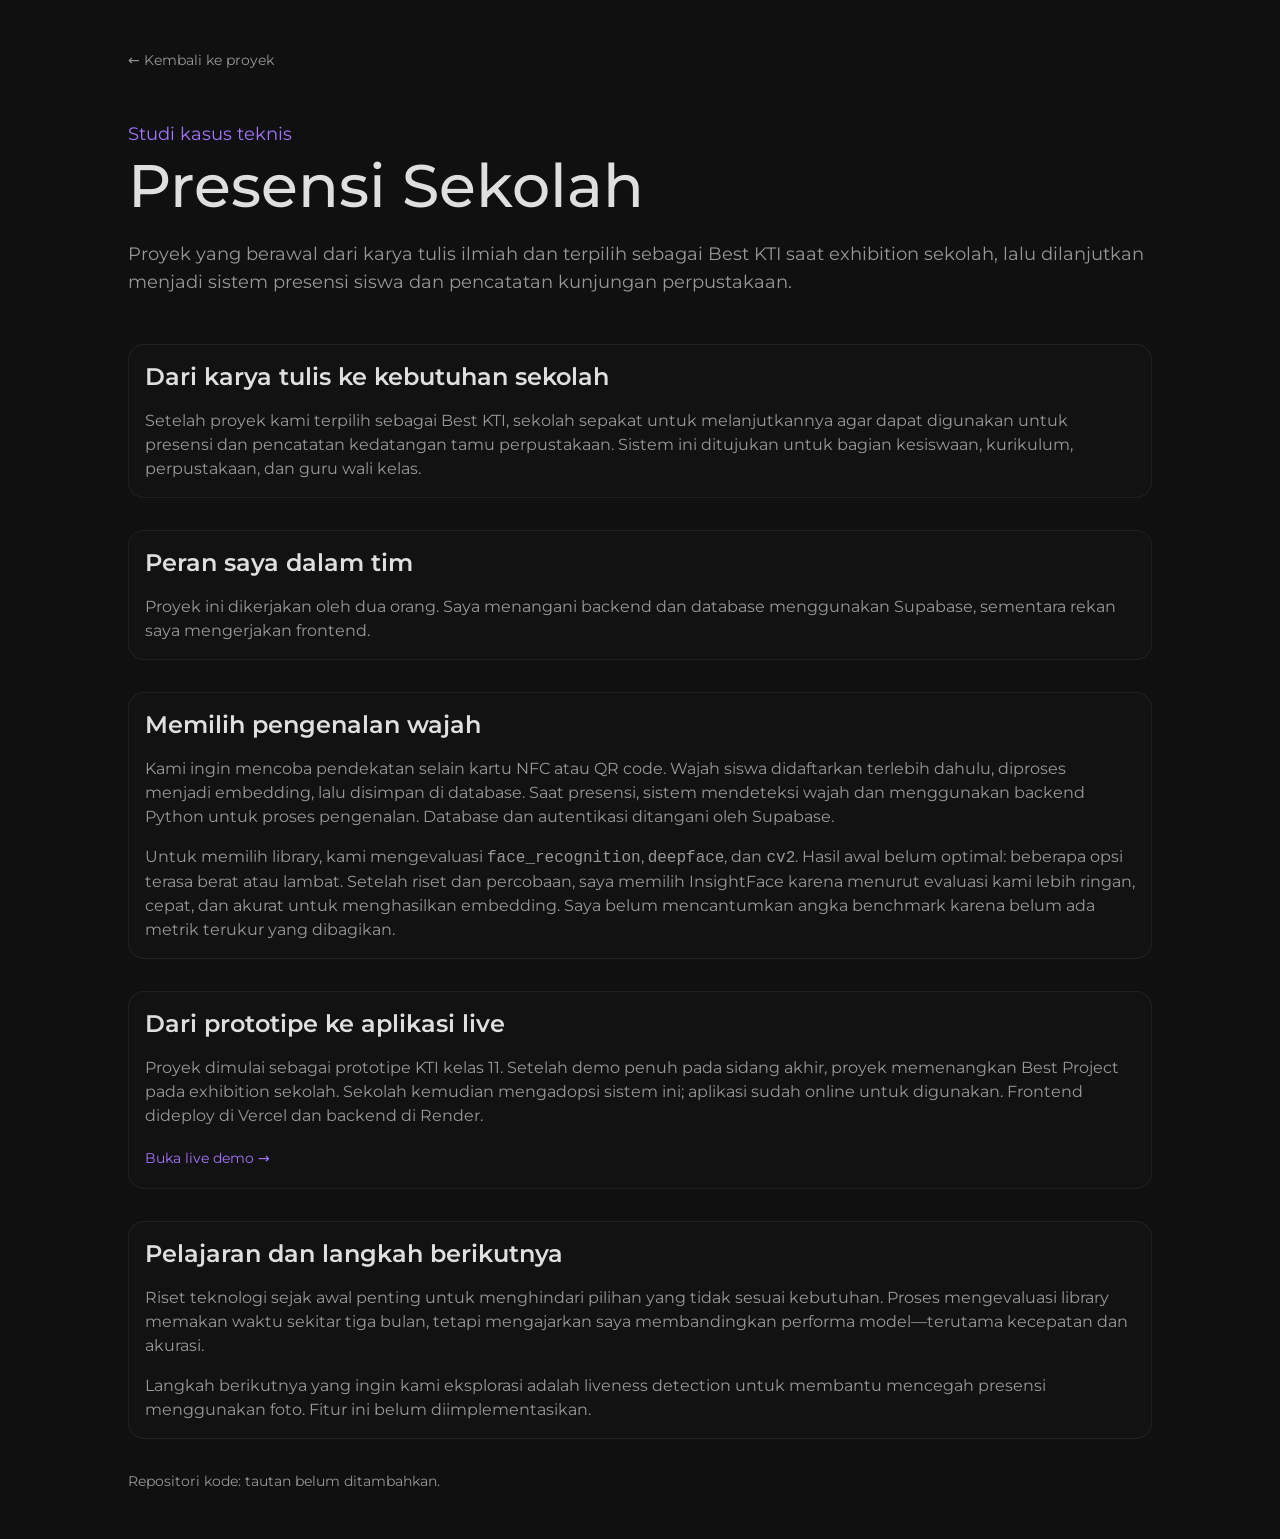
<file: presensi.html>
<!doctype html>
<html lang="id">
<head>
  <meta charset="UTF-8" />
  <meta name="viewport" content="width=device-width, initial-scale=1.0" />
  <title>Studi Kasus Presensi Sekolah | Fathir Saqafy</title>
  <meta name="description" content="Cerita teknis proyek presensi sekolah yang berawal dari karya tulis ilmiah." />
  <link rel="stylesheet" href="css/style.css" />
</head>

<body class="bg-[--background] sm:px-28 lg:px-20 px-9">
  <main class="max-w-5xl mx-auto py-12 text-[var(--white)]">
    <a href="index.html#projects" class="text-sm text-[var(--white-icon)] hover:text-[var(--white)]">← Kembali ke proyek</a>

    <header class="py-12">
      <p class="text-lg text-[var(--sec)] mb-2">Studi kasus teknis</p>
      <h1 class="text-5xl md:text-6xl font-medium mb-6">Presensi Sekolah</h1>
      <p class="text-lg text-[var(--white-icon)]">
        Proyek yang berawal dari karya tulis ilmiah dan terpilih sebagai Best KTI saat exhibition sekolah,
        lalu dilanjutkan menjadi sistem presensi siswa dan pencatatan kunjungan perpustakaan.
      </p>
    </header>

    <article class="space-y-8">
      <section class="rounded-2xl border border-[var(--white-icon-tr)] bg-[#1414149c] p-4">
        <h2 class="text-2xl font-semibold mb-4">Dari karya tulis ke kebutuhan sekolah</h2>
        <p class="text-[var(--white-icon)]">
          Setelah proyek kami terpilih sebagai Best KTI, sekolah sepakat untuk melanjutkannya agar dapat
          digunakan untuk presensi dan pencatatan kedatangan tamu perpustakaan. Sistem ini ditujukan untuk
          bagian kesiswaan, kurikulum, perpustakaan, dan guru wali kelas.
        </p>
      </section>

      <section class="rounded-2xl border border-[var(--white-icon-tr)] bg-[#1414149c] p-4">
        <h2 class="text-2xl font-semibold mb-4">Peran saya dalam tim</h2>
        <p class="text-[var(--white-icon)]">
          Proyek ini dikerjakan oleh dua orang. Saya menangani backend dan database menggunakan Supabase,
          sementara rekan saya mengerjakan frontend.
        </p>
      </section>

      <section class="rounded-2xl border border-[var(--white-icon-tr)] bg-[#1414149c] p-4">
        <h2 class="text-2xl font-semibold mb-4">Memilih pengenalan wajah</h2>
        <p class="text-[var(--white-icon)] mb-4">
          Kami ingin mencoba pendekatan selain kartu NFC atau QR code. Wajah siswa didaftarkan terlebih dahulu,
          diproses menjadi embedding, lalu disimpan di database. Saat presensi, sistem mendeteksi wajah dan
          menggunakan backend Python untuk proses pengenalan. Database dan autentikasi ditangani oleh Supabase.
        </p>
        <p class="text-[var(--white-icon)]">
          Untuk memilih library, kami mengevaluasi <code>face_recognition</code>, <code>deepface</code>, dan
          <code>cv2</code>. Hasil awal belum optimal: beberapa opsi terasa berat atau lambat. Setelah riset dan
          percobaan, saya memilih InsightFace karena menurut evaluasi kami lebih ringan, cepat, dan akurat untuk
          menghasilkan embedding. Saya belum mencantumkan angka benchmark karena belum ada metrik terukur yang
          dibagikan.
        </p>
      </section>

      <section class="rounded-2xl border border-[var(--white-icon-tr)] bg-[#1414149c] p-4">
        <h2 class="text-2xl font-semibold mb-4">Dari prototipe ke aplikasi live</h2>
        <p class="text-[var(--white-icon)]">
          Proyek dimulai sebagai prototipe KTI kelas 11. Setelah demo penuh pada sidang akhir, proyek memenangkan
          Best Project pada exhibition sekolah. Sekolah kemudian mengadopsi sistem ini; aplikasi sudah online
          untuk digunakan. Frontend dideploy di Vercel dan backend di Render.
        </p>
        <a href="https://presensi-sma.vercel.app/" target="_blank" rel="noopener noreferrer"
          class="block py-1 mt-4 text-sm text-[var(--sec)]">Buka live demo →</a>
      </section>

      <section class="rounded-2xl border border-[var(--white-icon-tr)] bg-[#1414149c] p-4">
        <h2 class="text-2xl font-semibold mb-4">Pelajaran dan langkah berikutnya</h2>
        <p class="text-[var(--white-icon)] mb-4">
          Riset teknologi sejak awal penting untuk menghindari pilihan yang tidak sesuai kebutuhan. Proses
          mengevaluasi library memakan waktu sekitar tiga bulan, tetapi mengajarkan saya membandingkan performa
          model—terutama kecepatan dan akurasi.
        </p>
        <p class="text-[var(--white-icon)]">
          Langkah berikutnya yang ingin kami eksplorasi adalah liveness detection untuk membantu mencegah
          presensi menggunakan foto. Fitur ini belum diimplementasikan.
        </p>
      </section>

      <p class="text-sm text-[var(--white-icon)]">
        Repositori kode: tautan belum ditambahkan.
      </p>
    </article>
  </main>
</body>
</html>
</file>
<file: css/style.css>
*,:before,:after,::backdrop{--tw-border-spacing-x:0;--tw-border-spacing-y:0;--tw-translate-x:0;--tw-translate-y:0;--tw-rotate:0;--tw-skew-x:0;--tw-skew-y:0;--tw-scale-x:1;--tw-scale-y:1;--tw-pan-x: ;--tw-pan-y: ;--tw-pinch-zoom: ;--tw-scroll-snap-strictness:proximity;--tw-gradient-from-position: ;--tw-gradient-via-position: ;--tw-gradient-to-position: ;--tw-ordinal: ;--tw-slashed-zero: ;--tw-numeric-figure: ;--tw-numeric-spacing: ;--tw-numeric-fraction: ;--tw-ring-inset: ;--tw-ring-offset-width:0px;--tw-ring-offset-color:#fff;--tw-ring-color:#3b82f680;--tw-ring-offset-shadow:0 0 #0000;--tw-ring-shadow:0 0 #0000;--tw-shadow:0 0 #0000;--tw-shadow-colored:0 0 #0000;--tw-blur: ;--tw-brightness: ;--tw-contrast: ;--tw-grayscale: ;--tw-hue-rotate: ;--tw-invert: ;--tw-saturate: ;--tw-sepia: ;--tw-drop-shadow: ;--tw-backdrop-blur: ;--tw-backdrop-brightness: ;--tw-backdrop-contrast: ;--tw-backdrop-grayscale: ;--tw-backdrop-hue-rotate: ;--tw-backdrop-invert: ;--tw-backdrop-opacity: ;--tw-backdrop-saturate: ;--tw-backdrop-sepia: ;--tw-contain-size: ;--tw-contain-layout: ;--tw-contain-paint: ;--tw-contain-style: }*,:before,:after{box-sizing:border-box;border:0 solid #e5e7eb}:before,:after{--tw-content:""}html,:host{-webkit-text-size-adjust:100%;-moz-tab-size:4;-o-tab-size:4;tab-size:4;font-feature-settings:normal;font-variation-settings:normal;-webkit-tap-highlight-color:transparent;font-family:ui-sans-serif,system-ui,sans-serif,Apple Color Emoji,Segoe UI Emoji,Segoe UI Symbol,Noto Color Emoji;line-height:1.5}body{line-height:inherit;margin:0}hr{height:0;color:inherit;border-top-width:1px}abbr:where([title]){text-decoration:underline dotted}h1,h2,h3,h4,h5,h6{font-size:inherit;font-weight:inherit}a{color:inherit;text-decoration:inherit}b,strong{font-weight:bolder}code,kbd,samp,pre{font-feature-settings:normal;font-variation-settings:normal;font-family:ui-monospace,SFMono-Regular,Menlo,Monaco,Consolas,Liberation Mono,Courier New,monospace;font-size:1em}small{font-size:80%}sub,sup{vertical-align:baseline;font-size:75%;line-height:0;position:relative}sub{bottom:-.25em}sup{top:-.5em}table{text-indent:0;border-color:inherit;border-collapse:collapse}button,input,optgroup,select,textarea{font-feature-settings:inherit;font-variation-settings:inherit;font-family:inherit;font-size:100%;font-weight:inherit;line-height:inherit;letter-spacing:inherit;color:inherit;margin:0;padding:0}button,select{text-transform:none}button,input:where([type=button]),input:where([type=reset]),input:where([type=submit]){-webkit-appearance:button;background-color:#0000;background-image:none}:-moz-focusring{outline:auto}:-moz-ui-invalid{box-shadow:none}progress{vertical-align:baseline}::-webkit-inner-spin-button,::-webkit-outer-spin-button{height:auto}[type=search]{-webkit-appearance:textfield;outline-offset:-2px}::-webkit-search-decoration{-webkit-appearance:none}::-webkit-file-upload-button{-webkit-appearance:button;font:inherit}summary{display:list-item}blockquote,dl,dd,h1,h2,h3,h4,h5,h6,hr,figure,p,pre{margin:0}fieldset{margin:0;padding:0}legend{padding:0}ol,ul,menu{margin:0;padding:0;list-style:none}dialog{padding:0}textarea{resize:vertical}input::-moz-placeholder,textarea::-moz-placeholder{opacity:1;color:#9ca3af}input::placeholder,textarea::placeholder{opacity:1;color:#9ca3af}button,[role=button]{cursor:pointer}:disabled{cursor:default}img,svg,video,canvas,audio,iframe,embed,object{vertical-align:middle;display:block}img,video{max-width:100%;height:auto}[hidden]:where(:not([hidden=until-found])){display:none}.container{width:100%}@media (width>=640px){.container{max-width:640px}}@media (width>=768px){.container{max-width:768px}}@media (width>=1024px){.container{max-width:1024px}}@media (width>=1280px){.container{max-width:1280px}}@media (width>=1536px){.container{max-width:1536px}}.pointer-events-none{pointer-events:none}.fixed{position:fixed}.absolute{position:absolute}.relative{position:relative}.inset-y-0{top:0;bottom:0}.-left-6{left:-1.5rem}.bottom-0{bottom:0}.left-0{left:0}.left-1\/2{left:50%}.right-0{right:0}.top-0{top:0}.top-1\/2{top:50%}.z-20{z-index:20}.z-\[100\]{z-index:100}.mx-auto{margin-left:auto;margin-right:auto}.mb-2{margin-bottom:.5rem}.mb-4{margin-bottom:1rem}.mb-6{margin-bottom:1.5rem}.mb-8{margin-bottom:2rem}.ml-auto{margin-left:auto}.mt-12{margin-top:3rem}.mt-4{margin-top:1rem}.mt-9{margin-top:2.25rem}.block{display:block}.flex{display:flex}.grid{display:grid}.hidden{display:none}.size-14{width:3.5rem;height:3.5rem}.size-6{width:1.5rem;height:1.5rem}.size-7{width:1.75rem;height:1.75rem}.size-8{width:2rem;height:2rem}.size-\[290px\]{width:290px;height:290px}.h-10{height:2.5rem}.h-2{height:.5rem}.h-40{height:10rem}.h-48{height:12rem}.h-5{height:1.25rem}.h-6{height:1.5rem}.h-7{height:1.75rem}.h-full{height:100%}.max-h-0{max-height:0}.max-h-\[500px\]{max-height:500px}.w-2{width:.5rem}.w-32{width:8rem}.w-40{width:10rem}.w-5{width:1.25rem}.w-6{width:1.5rem}.w-\[80\%\]{width:80%}.w-auto{width:auto}.w-full{width:100%}.w-max{width:max-content}.min-w-0{min-width:0}.max-w-5xl{max-width:64rem}.max-w-\[200px\]{max-width:200px}.max-w-xs{max-width:20rem}.flex-1{flex:1}.flex-shrink-0{flex-shrink:0}.flex-grow{flex-grow:1}.-translate-x-1\/2{--tw-translate-x:-50%;transform:translate(var(--tw-translate-x), var(--tw-translate-y)) rotate(var(--tw-rotate)) skewX(var(--tw-skew-x)) skewY(var(--tw-skew-y)) scaleX(var(--tw-scale-x)) scaleY(var(--tw-scale-y))}.-translate-y-1\/2{--tw-translate-y:-50%;transform:translate(var(--tw-translate-x), var(--tw-translate-y)) rotate(var(--tw-rotate)) skewX(var(--tw-skew-x)) skewY(var(--tw-skew-y)) scaleX(var(--tw-scale-x)) scaleY(var(--tw-scale-y))}.rotate-180{--tw-rotate:180deg;transform:translate(var(--tw-translate-x), var(--tw-translate-y)) rotate(var(--tw-rotate)) skewX(var(--tw-skew-x)) skewY(var(--tw-skew-y)) scaleX(var(--tw-scale-x)) scaleY(var(--tw-scale-y))}.scale-0{--tw-scale-x:0;--tw-scale-y:0;transform:translate(var(--tw-translate-x), var(--tw-translate-y)) rotate(var(--tw-rotate)) skewX(var(--tw-skew-x)) skewY(var(--tw-skew-y)) scaleX(var(--tw-scale-x)) scaleY(var(--tw-scale-y))}.scale-110{--tw-scale-x:1.1;--tw-scale-y:1.1;transform:translate(var(--tw-translate-x), var(--tw-translate-y)) rotate(var(--tw-rotate)) skewX(var(--tw-skew-x)) skewY(var(--tw-skew-y)) scaleX(var(--tw-scale-x)) scaleY(var(--tw-scale-y))}.transform{transform:translate(var(--tw-translate-x), var(--tw-translate-y)) rotate(var(--tw-rotate)) skewX(var(--tw-skew-x)) skewY(var(--tw-skew-y)) scaleX(var(--tw-scale-x)) scaleY(var(--tw-scale-y))}@keyframes heart-pulse{0%{transform:scale(1)}25%{transform:scale(1.1)}50%{transform:scale(1)}75%{transform:scale(1.06)}to{transform:scale(1)}}.animate-heart-pulse{animation:.6s ease-in-out heart-pulse}.cursor-default{cursor:default}.cursor-pointer{cursor:pointer}.resize-none{resize:none}.resize{resize:both}.grid-cols-1{grid-template-columns:repeat(1,minmax(0,1fr))}.flex-col{flex-direction:column}.items-center{align-items:center}.justify-start{justify-content:flex-start}.justify-center{justify-content:center}.justify-between{justify-content:space-between}.gap-1{gap:.25rem}.gap-2{gap:.5rem}.gap-3{gap:.75rem}.gap-4{gap:1rem}.gap-6{gap:1.5rem}.gap-8{gap:2rem}.gap-9{gap:2.25rem}.space-x-3>:not([hidden])~:not([hidden]){--tw-space-x-reverse:0;margin-right:calc(.75rem * var(--tw-space-x-reverse));margin-left:calc(.75rem * calc(1 - var(--tw-space-x-reverse)))}.space-x-6>:not([hidden])~:not([hidden]){--tw-space-x-reverse:0;margin-right:calc(1.5rem * var(--tw-space-x-reverse));margin-left:calc(1.5rem * calc(1 - var(--tw-space-x-reverse)))}.space-y-2>:not([hidden])~:not([hidden]){--tw-space-y-reverse:0;margin-top:calc(.5rem * calc(1 - var(--tw-space-y-reverse)));margin-bottom:calc(.5rem * var(--tw-space-y-reverse))}.space-y-4>:not([hidden])~:not([hidden]){--tw-space-y-reverse:0;margin-top:calc(1rem * calc(1 - var(--tw-space-y-reverse)));margin-bottom:calc(1rem * var(--tw-space-y-reverse))}.space-y-6>:not([hidden])~:not([hidden]){--tw-space-y-reverse:0;margin-top:calc(1.5rem * calc(1 - var(--tw-space-y-reverse)));margin-bottom:calc(1.5rem * var(--tw-space-y-reverse))}.space-y-8>:not([hidden])~:not([hidden]){--tw-space-y-reverse:0;margin-top:calc(2rem * calc(1 - var(--tw-space-y-reverse)));margin-bottom:calc(2rem * var(--tw-space-y-reverse))}.overflow-hidden{overflow:hidden}.overflow-x-hidden{overflow-x:hidden}.truncate{text-overflow:ellipsis;white-space:nowrap;overflow:hidden}.whitespace-nowrap{white-space:nowrap}.text-pretty{text-wrap:pretty}.rounded-2xl{border-radius:1rem}.rounded-full{border-radius:9999px}.rounded-lg{border-radius:.5rem}.rounded-xl{border-radius:.75rem}.border{border-width:1px}.border-2{border-width:2px}.border-t{border-top-width:1px}.border-\[\#ffffff10\]{border-color:#ffffff10}.border-\[var\(--sec\)\]{border-color:var(--sec)}.border-\[var\(--white-icon\)\]{border-color:var(--white-icon)}.border-\[var\(--white-icon-tr\)\]{border-color:var(--white-icon-tr)}.border-transparent{border-color:#0000}.bg-\[\#101010\]{--tw-bg-opacity:1;background-color:rgb(16 16 16/var(--tw-bg-opacity,1))}.bg-\[\#1414149c\]{background-color:#1414149c}.bg-\[\#A9FF5B\]{--tw-bg-opacity:1;background-color:rgb(169 255 91/var(--tw-bg-opacity,1))}.bg-\[--background\],.bg-\[var\(--background\)\]{background-color:var(--background)}.bg-\[var\(--white-icon-tr\)\]{background-color:var(--white-icon-tr)}.bg-\[radial-gradient\(circle\,_rgba\(0\,0\,0\,0\.8\)_0\%\,_rgba\(0\,0\,0\,0\)_60\%\)\]{background-image:radial-gradient(circle,#000c 0%,#0000 60%)}.bg-\[radial-gradient\(circle\,_rgba\(16\,16\,16\,0\)_60\%\,_rgba\(16\,16\,16\,1\)_100\%\)\]{background-image:radial-gradient(circle,#10101000 60%,#101010 100%)}.bg-gradient-to-l{background-image:linear-gradient(to left, var(--tw-gradient-stops))}.bg-gradient-to-r{background-image:linear-gradient(to right, var(--tw-gradient-stops))}.from-\[var\(--background\)\]{--tw-gradient-from:var(--background) var(--tw-gradient-from-position);--tw-gradient-to:#fff0 var(--tw-gradient-to-position);--tw-gradient-stops:var(--tw-gradient-from), var(--tw-gradient-to)}.to-transparent{--tw-gradient-to:transparent var(--tw-gradient-to-position)}.object-contain{-o-object-fit:contain;object-fit:contain}.object-cover{-o-object-fit:cover;object-fit:cover}.p-3{padding:.75rem}.p-4{padding:1rem}.px-3{padding-left:.75rem;padding-right:.75rem}.px-4{padding-left:1rem;padding-right:1rem}.px-9{padding-left:2.25rem;padding-right:2.25rem}.py-1{padding-top:.25rem;padding-bottom:.25rem}.py-12{padding-top:3rem;padding-bottom:3rem}.py-2{padding-top:.5rem;padding-bottom:.5rem}.py-6{padding-top:1.5rem;padding-bottom:1.5rem}.py-8{padding-top:2rem;padding-bottom:2rem}.pb-14{padding-bottom:3.5rem}.pb-4{padding-bottom:1rem}.pl-1{padding-left:.25rem}.pl-3{padding-left:.75rem}.pr-12{padding-right:3rem}.pt-3{padding-top:.75rem}.pt-8{padding-top:2rem}.text-left{text-align:left}.text-center{text-align:center}.text-2xl{font-size:1.5rem;line-height:2rem}.text-3xl{font-size:1.875rem;line-height:2.25rem}.text-4xl{font-size:2.25rem;line-height:2.5rem}.text-5xl{font-size:3rem;line-height:1}.text-lg{font-size:1.125rem;line-height:1.75rem}.text-sm{font-size:.875rem;line-height:1.25rem}.text-xs{font-size:.75rem;line-height:1rem}.font-medium{font-weight:500}.font-semibold{font-weight:600}.leading-none{line-height:1}.text-\[var\(--sec\)\]{color:var(--sec)}.text-\[var\(--white\)\]{color:var(--white)}.text-\[var\(--white-icon\)\]{color:var(--white-icon)}.opacity-0{opacity:0}.opacity-100{opacity:1}.opacity-50{opacity:.5}.opacity-60{opacity:.6}.shadow-lg{--tw-shadow:0 10px 15px -3px #0000001a, 0 4px 6px -4px #0000001a;--tw-shadow-colored:0 10px 15px -3px var(--tw-shadow-color), 0 4px 6px -4px var(--tw-shadow-color);box-shadow:var(--tw-ring-offset-shadow,0 0 #0000), var(--tw-ring-shadow,0 0 #0000), var(--tw-shadow)}.brightness-0{--tw-brightness:brightness(0);filter:var(--tw-blur) var(--tw-brightness) var(--tw-contrast) var(--tw-grayscale) var(--tw-hue-rotate) var(--tw-invert) var(--tw-saturate) var(--tw-sepia) var(--tw-drop-shadow)}.invert{--tw-invert:invert(100%);filter:var(--tw-blur) var(--tw-brightness) var(--tw-contrast) var(--tw-grayscale) var(--tw-hue-rotate) var(--tw-invert) var(--tw-saturate) var(--tw-sepia) var(--tw-drop-shadow)}.filter{filter:var(--tw-blur) var(--tw-brightness) var(--tw-contrast) var(--tw-grayscale) var(--tw-hue-rotate) var(--tw-invert) var(--tw-saturate) var(--tw-sepia) var(--tw-drop-shadow)}.backdrop-blur-xl{--tw-backdrop-blur:blur(24px);backdrop-filter:var(--tw-backdrop-blur) var(--tw-backdrop-brightness) var(--tw-backdrop-contrast) var(--tw-backdrop-grayscale) var(--tw-backdrop-hue-rotate) var(--tw-backdrop-invert) var(--tw-backdrop-opacity) var(--tw-backdrop-saturate) var(--tw-backdrop-sepia)}.transition{transition-property:color,background-color,border-color,text-decoration-color,fill,stroke,opacity,box-shadow,transform,filter,backdrop-filter;transition-duration:.15s;transition-timing-function:cubic-bezier(.4,0,.2,1)}.transition-all{transition-property:all;transition-duration:.15s;transition-timing-function:cubic-bezier(.4,0,.2,1)}.transition-colors{transition-property:color,background-color,border-color,text-decoration-color,fill,stroke;transition-duration:.15s;transition-timing-function:cubic-bezier(.4,0,.2,1)}.transition-opacity{transition-property:opacity;transition-duration:.15s;transition-timing-function:cubic-bezier(.4,0,.2,1)}.transition-shadow{transition-property:box-shadow;transition-duration:.15s;transition-timing-function:cubic-bezier(.4,0,.2,1)}.transition-transform{transition-property:transform;transition-duration:.15s;transition-timing-function:cubic-bezier(.4,0,.2,1)}.duration-300{transition-duration:.3s}.duration-500{transition-duration:.5s}.ease-in-out{transition-timing-function:cubic-bezier(.4,0,.2,1)}.will-change-transform{will-change:transform}.hover\:scale-105:hover{--tw-scale-x:1.05;--tw-scale-y:1.05;transform:translate(var(--tw-translate-x), var(--tw-translate-y)) rotate(var(--tw-rotate)) skewX(var(--tw-skew-x)) skewY(var(--tw-skew-y)) scaleX(var(--tw-scale-x)) scaleY(var(--tw-scale-y))}.hover\:border-\[var\(--white\)\]:hover{border-color:var(--white)}.hover\:bg-\[var\(--white-icon-tr\)\]:hover{background-color:var(--white-icon-tr)}.hover\:bg-opacity-80:hover{--tw-bg-opacity:.8}.hover\:text-\[var\(--white\)\]:hover{color:var(--white)}.hover\:text-white:hover{--tw-text-opacity:1;color:rgb(255 255 255/var(--tw-text-opacity,1))}.hover\:opacity-100:hover{opacity:1}.hover\:shadow-xl:hover{--tw-shadow:0 20px 25px -5px #0000001a, 0 8px 10px -6px #0000001a;--tw-shadow-colored:0 20px 25px -5px var(--tw-shadow-color), 0 8px 10px -6px var(--tw-shadow-color);box-shadow:var(--tw-ring-offset-shadow,0 0 #0000), var(--tw-ring-shadow,0 0 #0000), var(--tw-shadow)}.focus\:outline-none:focus{outline-offset:2px;outline:2px solid #0000}.focus\:ring-2:focus{--tw-ring-offset-shadow:var(--tw-ring-inset) 0 0 0 var(--tw-ring-offset-width) var(--tw-ring-offset-color);--tw-ring-shadow:var(--tw-ring-inset) 0 0 0 calc(2px + var(--tw-ring-offset-width)) var(--tw-ring-color);box-shadow:var(--tw-ring-offset-shadow), var(--tw-ring-shadow), var(--tw-shadow,0 0 #0000)}.focus\:ring-\[var\(--sec\)\]:focus{--tw-ring-color:var(--sec)}.group:hover .group-hover\:scale-105{--tw-scale-x:1.05;--tw-scale-y:1.05;transform:translate(var(--tw-translate-x), var(--tw-translate-y)) rotate(var(--tw-rotate)) skewX(var(--tw-skew-x)) skewY(var(--tw-skew-y)) scaleX(var(--tw-scale-x)) scaleY(var(--tw-scale-y))}.group:hover .group-hover\:scale-110{--tw-scale-x:1.1;--tw-scale-y:1.1;transform:translate(var(--tw-translate-x), var(--tw-translate-y)) rotate(var(--tw-rotate)) skewX(var(--tw-skew-x)) skewY(var(--tw-skew-y)) scaleX(var(--tw-scale-x)) scaleY(var(--tw-scale-y))}.group:hover .group-hover\:text-\[var\(--white\)\]{color:var(--white)}@media (width>=640px){.sm\:inline{display:inline}.sm\:space-x-8>:not([hidden])~:not([hidden]){--tw-space-x-reverse:0;margin-right:calc(2rem * var(--tw-space-x-reverse));margin-left:calc(2rem * calc(1 - var(--tw-space-x-reverse)))}.sm\:px-28{padding-left:7rem;padding-right:7rem}}@media (width>=768px){.md\:bottom-auto{bottom:auto}.md\:top-6{top:1.5rem}.md\:mb-6{margin-bottom:1.5rem}.md\:ml-16{margin-left:4rem}.md\:mt-0{margin-top:0}.md\:block{display:block}.md\:inline-block{display:inline-block}.md\:hidden{display:none}.md\:h-72{height:18rem}.md\:h-\[292px\]{height:292px}.md\:w-\[400px\]{width:400px}.md\:w-full{width:100%}.md\:max-w-none{max-width:none}.md\:flex-none{flex:none}.md\:grid-cols-2{grid-template-columns:repeat(2,minmax(0,1fr))}.md\:justify-center{justify-content:center}.md\:gap-12{gap:3rem}.md\:gap-4{gap:1rem}.md\:space-x-6>:not([hidden])~:not([hidden]){--tw-space-x-reverse:0;margin-right:calc(1.5rem * var(--tw-space-x-reverse));margin-left:calc(1.5rem * calc(1 - var(--tw-space-x-reverse)))}.md\:py-36{padding-top:9rem;padding-bottom:9rem}.md\:pr-20{padding-right:5rem}.md\:pt-6{padding-top:1.5rem}.md\:pt-9{padding-top:2.25rem}.md\:text-2xl{font-size:1.5rem;line-height:2rem}.md\:text-4xl{font-size:2.25rem;line-height:2.5rem}.md\:text-5xl{font-size:3rem;line-height:1}.md\:text-6xl{font-size:3.75rem;line-height:1}.md\:text-base{font-size:1rem;line-height:1.5rem}.md\:text-lg{font-size:1.125rem;line-height:1.75rem}}@media (width>=1024px){.lg\:grid-cols-3{grid-template-columns:repeat(3,minmax(0,1fr))}.lg\:flex-row{flex-direction:row}.lg\:items-start{align-items:flex-start}.lg\:items-center{align-items:center}.lg\:justify-normal{justify-content:normal}.lg\:gap-10{gap:2.5rem}.lg\:space-x-8>:not([hidden])~:not([hidden]){--tw-space-x-reverse:0;margin-right:calc(2rem * var(--tw-space-x-reverse));margin-left:calc(2rem * calc(1 - var(--tw-space-x-reverse)))}.lg\:space-y-0>:not([hidden])~:not([hidden]){--tw-space-y-reverse:0;margin-top:calc(0px * calc(1 - var(--tw-space-y-reverse)));margin-bottom:calc(0px * var(--tw-space-y-reverse))}.lg\:px-20{padding-left:5rem;padding-right:5rem}}@font-face{font-family:Montserrat Variable;src:url(../fonts/montserrat-latin-wght-normal.woff2)format("woff2-variations");font-weight:100 900;font-style:normal;font-display:swap}:root{--background:#101010;--sec:#a476ff;--white:#dfdfdf;--white-icon:#f3f3f398;--white-icon-tr:#f3f3f310}*{box-sizing:border-box;margin:0;padding:0;font-family:Montserrat Variable,-apple-system,system-ui,sans-serif}::-moz-selection{background-color:var(--sec);color:var(--background)}::selection{background-color:var(--sec);color:var(--background)}::-webkit-scrollbar{width:15px}::-webkit-scrollbar-track{background:var(--container);border-radius:30px}::-webkit-scrollbar-thumb{background:var(--background);border-radius:10px}::-webkit-scrollbar-thumb:hover{background:var(--pink)}*{scrollbar-width:thin;scrollbar-color:var(--line) var(--container)}nav[data-astro-cid-jbsoqdrt]{background-color:var(--background);transition:background-color .3s,border-radius .3s,border-color .3s;transform:translate(-50%)}nav[data-astro-cid-jbsoqdrt].scrolling{background-color:var(--component-bg);border-color:#ffffff10;border-radius:9999px}nav[data-astro-cid-jbsoqdrt] a[data-astro-cid-jbsoqdrt].active .nav-indicator[data-astro-cid-jbsoqdrt]{opacity:1;transform:translateY(-50%)scale(1)}@media (width<=767px){nav[data-astro-cid-jbsoqdrt]{border-color:#ffffff10;border-radius:1rem 1rem 0 0;position:fixed;bottom:0;left:50%;transform:translate(-50%);width:100%!important}nav[data-astro-cid-jbsoqdrt].scrolling{background-color:var(--component-bg);border-radius:1rem 1rem 0 0}body{padding-bottom:70px}}nav[data-astro-cid-jbsoqdrt] a[data-astro-cid-jbsoqdrt].active{color:#fff!important}@keyframes scroll{0%{transform:translate(0,0)}to{transform:translate(-50%)}}.animate-scroll{animation:60s linear infinite scroll}@media (width>=768px){.animate-scroll{animation-duration:50s}}.shiny-sec{background:linear-gradient(135deg,#a476ff 25%,#eee5ff 50%,#a476ff 75%) 0 0/400% 100%;color:#0000;-webkit-background-clip:text;background-clip:text;animation:3s linear infinite shine}@keyframes shine{0%{background-position:100%}30%,70%{background-position:0%}}
</file>
